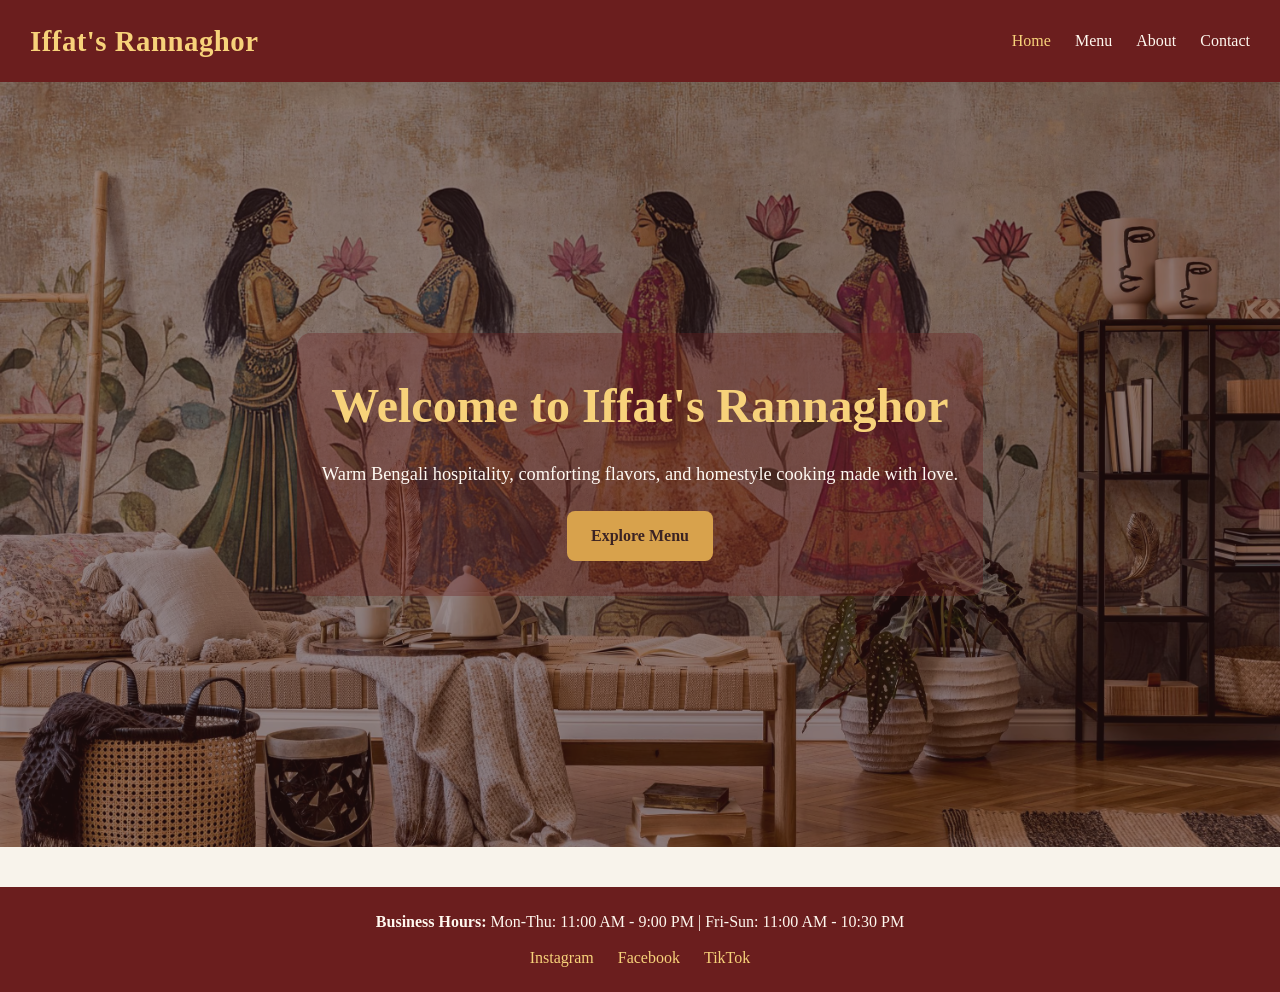
<file: index.html>
<!DOCTYPE html>
<html lang="en">
<head>
    <meta charset="UTF-8">
    <meta name="viewport" content="width=device-width, initial-scale=1.0">
    <title>Iffat's Rannaghor</title>

    <link rel="preconnect" href="https://fonts.googleapis.com">
    <link rel="preconnect" href="https://fonts.gstatic.com" crossorigin>

    <link href="https://fonts.googleapis.com/css2?family=Cormorant+Garamond:wght@500;600;700&family=Manrope:wght@300;400;500;600&display=swap" rel="stylesheet">

    <link rel="stylesheet" href="style.css">
</head>

<body>
    <header>
        <div class="logo">
            Iffat's Rannaghor
        </div>

        <!-- HAMBURGER BUTTON -->
        <div class="hamburger" onclick="toggleMenu()">
            ☰
        </div>
        
        <nav>
            <ul class="nav-links">
                <li><a href="index.html" class="active">Home</a></li>
                <li><a href="menu.html">Menu</a></li>
                <li><a href="about.html">About</a></li>
                <li><a href="contact.html">Contact</a></li>
            </ul>
        </nav>
    </header>
    
    <section class="hero">
        <div class="hero-text">
            <h1>Welcome to Iffat's Rannaghor</h1>
            <p>
                Warm Bengali hospitality, comforting flavors, and homestyle cooking
                made with love.
            </p>
            
            <a href="menu.html" class="btn">Explore Menu</a>
        </div>
    </section>
    
    <footer>
        <p><strong>Business Hours:</strong> Mon-Thu: 11:00 AM - 9:00 PM | Fri-Sun: 11:00 AM - 10:30 PM</p>
        <div class="socials">
            <a href="#">Instagram</a>
            <a href="#">Facebook</a>
            <a href="#">TikTok</a>
        </div>
    </footer>
    
    <script src="script.js"></script>
</body>
</html>
</file>
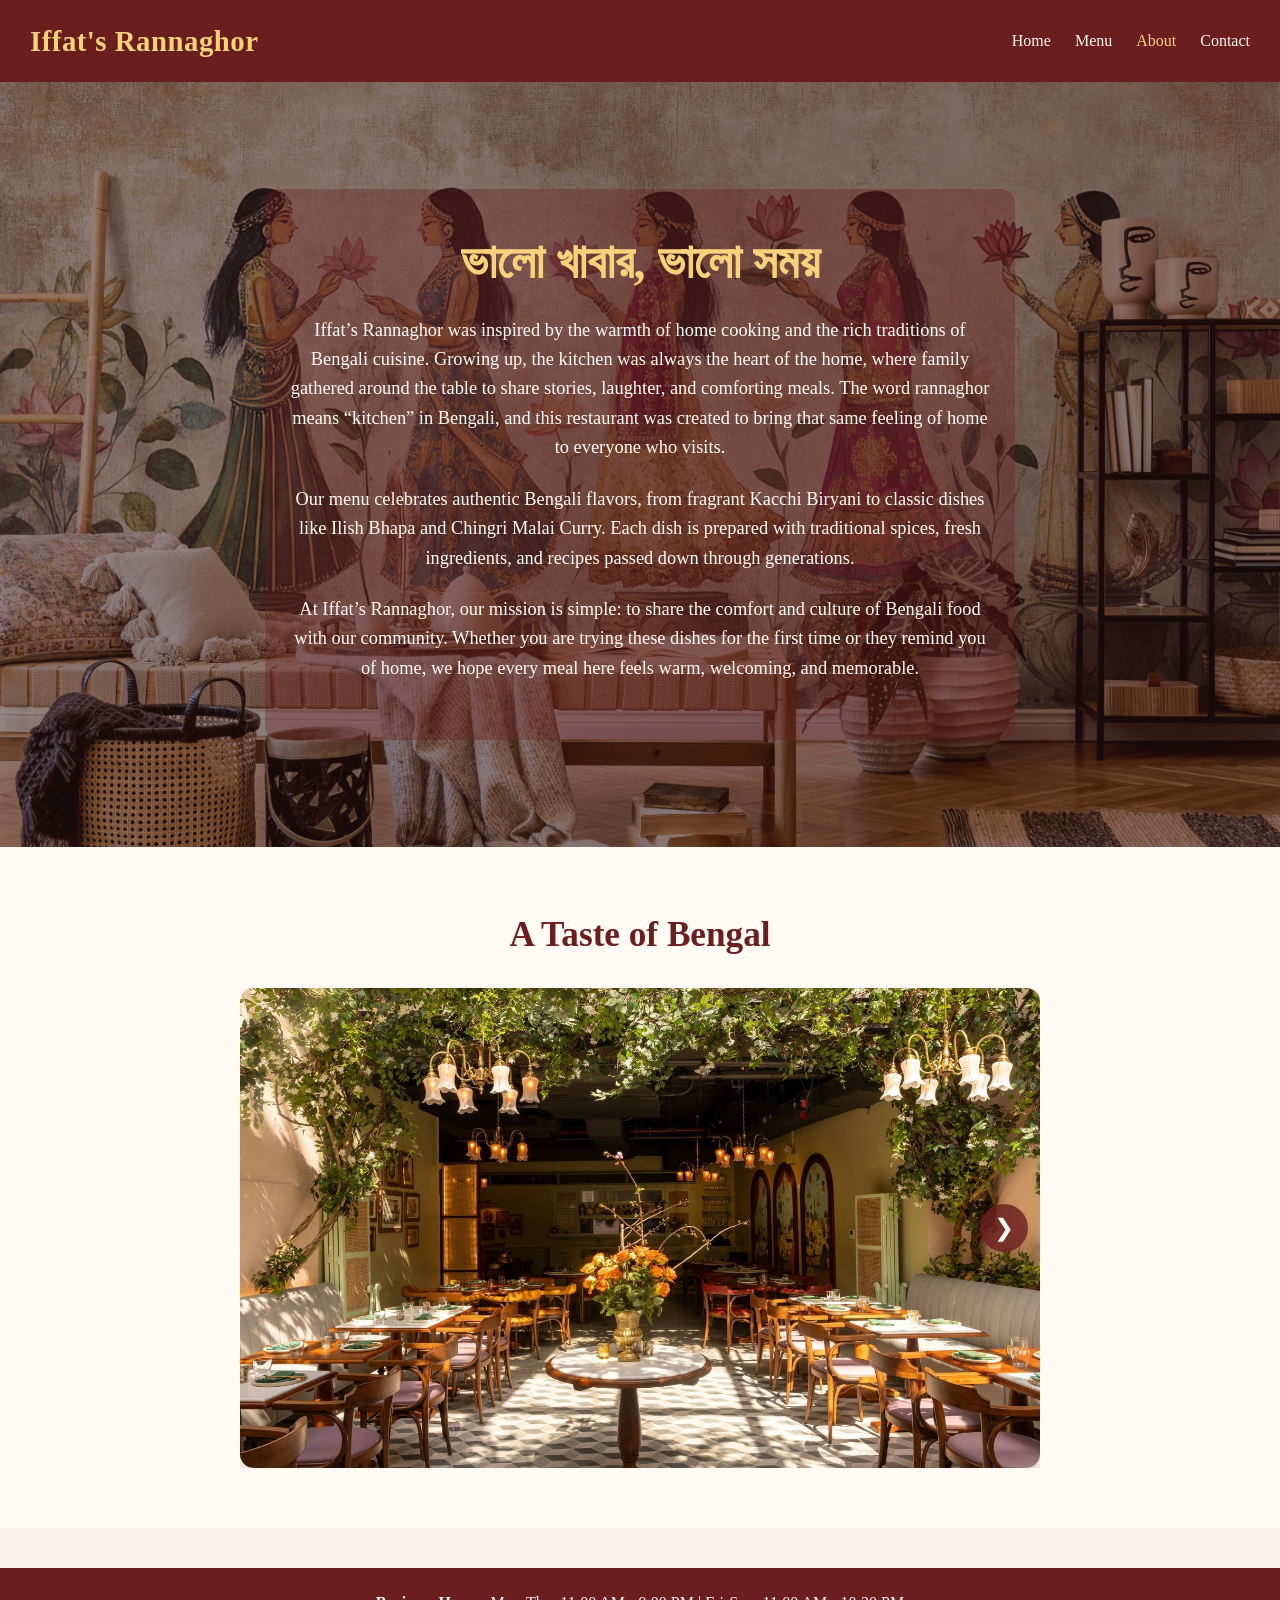
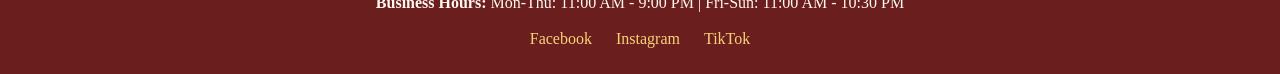
<file: about.html>
<!DOCTYPE html>
<html lang="en">
<head>
  <meta charset="UTF-8" />
  <meta name="viewport" content="width=device-width, initial-scale=1.0" />
  <title>Iffat's Rannaghor | About</title>
  <link rel="stylesheet" href="style.css" />
</head>
<body>

  <header>
    <div class="logo">Iffat's Rannaghor</div>
    
    <!-- HAMBURGER -->
    <div class="hamburger" onclick="toggleMenu()">
      ☰
    </div>

    <nav>
      <ul class="nav-links">
        <li><a href="index.html">Home</a></li>
        <li><a href="menu.html">Menu</a></li>
        <li><a href="about.html" class="active">About</a></li>
        <li><a href="contact.html">Contact</a></li>
      </ul>
    </nav>
  </header>

  <section class="hero">
    <div class="hero-text">
      <h1>ভালো খাবার, ভালো সময়</h1>
      <p>
        Iffat’s Rannaghor was inspired by the warmth of home cooking and the rich traditions of Bengali cuisine. Growing up, the kitchen was always the heart of the home, where family gathered around the table to share stories, laughter, and comforting meals. The word rannaghor means “kitchen” in Bengali, and this restaurant was created to bring that same feeling of home to everyone who visits.
        </p>
        
        <p>
          Our menu celebrates authentic Bengali flavors, from fragrant Kacchi Biryani to classic dishes like Ilish Bhapa and Chingri Malai Curry. Each dish is prepared with traditional spices, fresh ingredients, and recipes passed down through generations.
        </p>
        
        <p>
          At Iffat’s Rannaghor, our mission is simple: to share the comfort and culture of Bengali food with our community. Whether you are trying these dishes for the first time or they remind you of home, we hope every meal here feels warm, welcoming, and memorable.
        </p>
    </div>
  </section>

  <section class="gallery-section">
    <h2>A Taste of Bengal</h2>
    <div class="slider">
      <button class="prev" onclick="moveSlide(-1)">❮</button>

      <div class="slides">
        <img src="images/restaurantsetting.jpg" class="slide active" alt="Bengali dish 1" />
        <img src="images/begun.jpg" class="slide" alt="Bengali dish 2" />
        <img src="images/beefbhuna.jpg" class="slide" alt="Bengali dish 3" />
        <img src="images/ilish.jpg" class="slide" alt="Bengali dish 4" />
        <img src="images/kacchi.jpg" class="slide" alt="Bengali dish 5" />
        <img src="images/shorshe.jpg" class="slide" alt="Bengali dish 6" />
      </div>

      <button class="next" onclick="moveSlide(1)">❯</button>
    </div>
  </section>

  <footer>
    <div>
      <p><strong>Business Hours:</strong> Mon-Thu: 11:00 AM - 9:00 PM | Fri-Sun: 11:00 AM - 10:30 PM</p>
    </div>

    <div class="socials">
      <a href="#">Facebook</a>
      <a href="#">Instagram</a>
      <a href="#">TikTok</a>
    </div>
  </footer>

  <script src="script.js"></script>
</body>
</html>
</file>
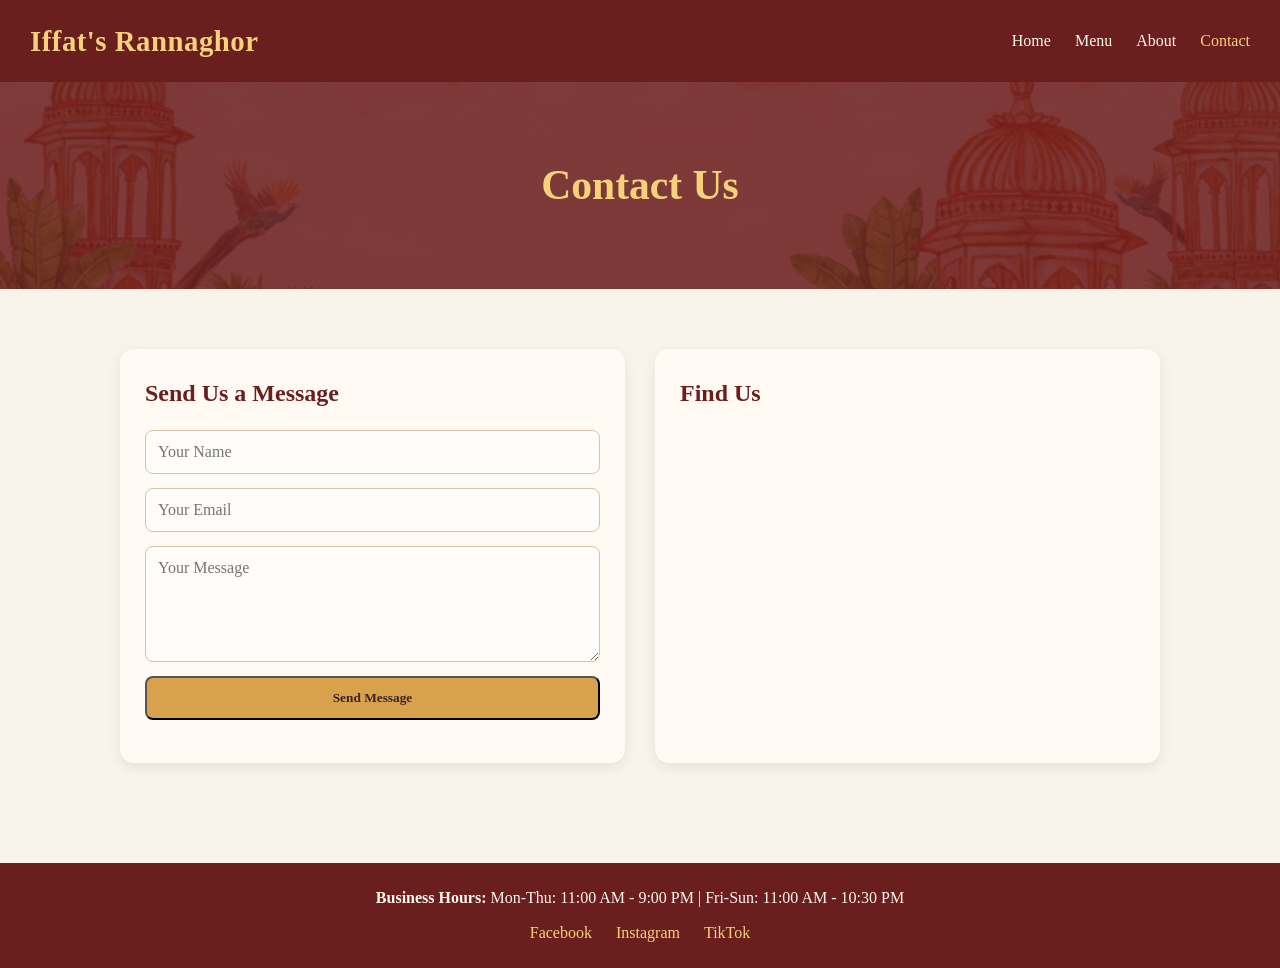
<file: contact.html>
<!DOCTYPE html>
<html lang="en">
<head>
  <meta charset="UTF-8" />
  <meta name="viewport" content="width=device-width, initial-scale=1.0" />
  <title>Contact | Iffat's Rannaghor</title>
  <link rel="stylesheet" href="style.css" />
</head>
<body>

  <header>
    <div class="logo">Iffat's Rannaghor</div>
    
    <!-- HAMBURGER -->
    <div class="hamburger" onclick="toggleMenu()">
      ☰
    </div>

    <nav>
      <ul class="nav-links">
        <li><a href="index.html">Home</a></li>
        <li><a href="menu.html">Menu</a></li>
        <li><a href="about.html">About</a></li>
        <li><a href="contact.html" class="active">Contact</a></li>
      </ul>
    </nav>
  </header>

  <section class="page-banner">
    <h1>Contact Us</h1>
  </section>

  <section class="contact-container">
    <div class="contact-form">
      <h2>Send Us a Message</h2>
      <form>
        <input type="text" placeholder="Your Name" required />
        <input type="email" placeholder="Your Email" required />
        <textarea rows="5" placeholder="Your Message" required></textarea>
        <button type="submit" class="btn">Send Message</button>
      </form>
    </div>

    <div class="map-section">
      <h2>Find Us</h2>
      <iframe
        src="https://www.google.com/maps/embed?pb=!1m18!1m12!1m3!1d3021.9380170536904!2d-73.96535568459381!3d40.80753597932161!2m3!1f0!2f0!3f0!3m2!1i1024!2i768!4f13.1!3m3!1m2!1s0x89c2f63e6d1a9f1d%3A0x3c88c1c8f4c6b5f4!2sNew%20York!5e0!3m2!1sen!2sus!4v1710000000000!5m2!1sen!2sus"
        width="100%"
        height="300"
        style="border:0;"
        allowfullscreen=""
        loading="lazy">
      </iframe>
    </div>
  </section>

  <footer>
    <div>
      <p><strong>Business Hours:</strong> Mon-Thu: 11:00 AM - 9:00 PM | Fri-Sun: 11:00 AM - 10:30 PM</p>
    </div>
    
    <div class="socials">
      <a href="#">Facebook</a>
      <a href="#">Instagram</a>
      <a href="#">TikTok</a>
    </div>
  </footer>

  <script src="script.js"></script>
</body>
</html>
</file>
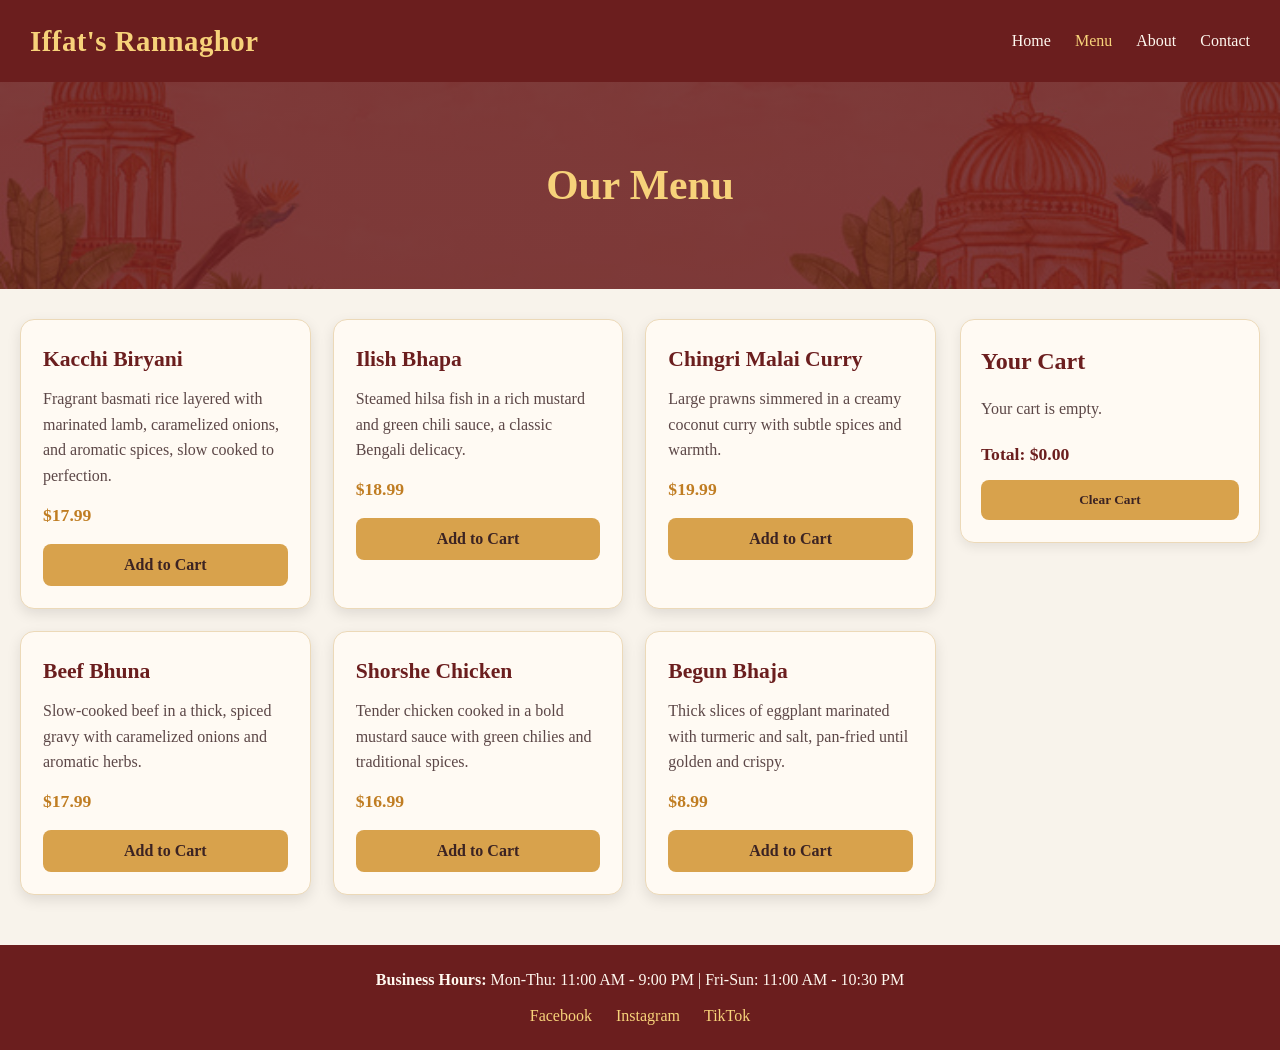
<file: menu.html>
<!DOCTYPE html>
<html lang="en">
<head>
  <meta charset="UTF-8" />
  <meta name="viewport" content="width=device-width, initial-scale=1.0" />
  <title>Menu | Iffat's Rannaghor</title>
  <link rel="stylesheet" href="style.css" />
</head>
<body>

  <header>
    <div class="logo">Iffat's Rannaghor</div>
    
    <!-- HAMBURGER -->
     <div class="hamburger" onclick="toggleMenu()">
      ☰
    </div>

    <nav>
      <ul class="nav-links">
        <li><a href="index.html">Home</a></li>
        <li><a href="menu.html" class="active">Menu</a></li>
        <li><a href="about.html">About</a></li>
        <li><a href="contact.html">Contact</a></li>
      </ul>
    </nav>
  </header>

  <section class="page-banner">
    <h1>Our Menu</h1>
  </section>

  <div class="menu-cart-wrapper">
    <section class="menu-container">
      <div class="menu-card">
        <h3>Kacchi Biryani</h3>
        <p>Fragrant basmati rice layered with marinated lamb, caramelized onions, and aromatic spices, slow cooked to perfection.</p>
        <span>$17.99</span>
        <button class="btn add-cart-btn" onclick="addToCart('Kacchi Biryani', 17.99)">Add to Cart</button>
      </div>
      
      <div class="menu-card">
        <h3>Ilish Bhapa</h3>
        <p>Steamed hilsa fish in a rich mustard and green chili sauce, a classic Bengali delicacy.</p>
        <span>$18.99</span>
        <button class="btn add-cart-btn" onclick="addToCart('Ilish Bhapa', 18.99)">Add to Cart</button>
      </div>

      <div class="menu-card">
        <h3>Chingri Malai Curry</h3>
        <p>Large prawns simmered in a creamy coconut curry with subtle spices and warmth.</p>
        <span>$19.99</span>
        <button class="btn add-cart-btn" onclick="addToCart('Chingri Malai Curry', 19.99)">Add to Cart</button>
      </div>

      <div class="menu-card">
        <h3>Beef Bhuna</h3>
        <p>Slow-cooked beef in a thick, spiced gravy with caramelized onions and aromatic herbs.</p>
        <span>$17.99</span>
        <button class="btn add-cart-btn" onclick="addToCart('Beef Bhuna', 17.99)">Add to Cart</button>
      </div>

      <div class="menu-card">
        <h3>Shorshe Chicken</h3>
        <p>Tender chicken cooked in a bold mustard sauce with green chilies and traditional spices.</p>
        <span>$16.99</span>
        <button class="btn add-cart-btn" onclick="addToCart('Shorshe Chicken', 16.99)">Add to Cart</button>
      </div>

      <div class="menu-card">
        <h3>Begun Bhaja</h3>
        <p>Thick slices of eggplant marinated with turmeric and salt, pan-fried until golden and crispy.</p>
        <span>$8.99</span>
        <button class="btn add-cart-btn" onclick="addToCart('Begun Bhaja', 8.99)">Add to Cart</button>
      </div>
    </section>
    
    <section class="cart-section">
      <h2>Your Cart</h2>
      
      <div id="cart-items">
        <p class="empty-cart">Your cart is empty.</p>
      </div>
      
      <div class="cart-summary">
        <h3>Total: $<span id="cart-total">0.00</span></h3>
        <button class="btn clear-cart-btn" onclick="clearCart()">Clear Cart</button>
      </div>
    </section>
  </div>

  <footer>
    <div>
      <p><strong>Business Hours:</strong> Mon-Thu: 11:00 AM - 9:00 PM | Fri-Sun: 11:00 AM - 10:30 PM</p>
    </div>

    <div class="socials">
      <a href="#">Facebook</a>
      <a href="#">Instagram</a>
      <a href="#">TikTok</a>
    </div>
  </footer>

  <script src="script.js"></script>
</body>
</html>
</file>
<file: style.css>
* {
  margin: 0;
  padding: 0;
  box-sizing: border-box;
  font-family: Georgia, "Times New Roman", serif;
}

body {
  background-color: #f8f3eb;
  color: #2f1e1e;
  line-height: 1.6;
}

/* HEADER */
header {
  background-color: #6b1e1e;
  color: #fff8ef;
  display: flex;
  justify-content: space-between;
  align-items: center;
  padding: 18px 30px;
  position: sticky;
  top: 0;
  z-index: 1000;
}

.logo {
  font-size: 1.8rem;
  font-weight: bold;
  color: #f7d27a;
  letter-spacing: 0.5px;
}

nav {
  position: relative;
}

.nav-links {
  list-style: none;
  display: flex;
  gap: 24px;
}

.nav-links li a {
  text-decoration: none;
  color: #fff8ef;
  font-size: 1rem;
  font-weight: 500;
  transition: color 0.3s ease;
}

.nav-links li a:hover,
.nav-links li a.active {
  color: #f7d27a;
}

/* HAMBURGER MENU */
.hamburger {
  display: none;
  font-size: 1.8rem;
  cursor: pointer;
  color: #f7d27a;
}

/* HERO SECTION */
.hero {
  background: url("images/home2.jpg") center/cover no-repeat;
  min-height: 85vh;
  display: flex;
  justify-content: center;
  align-items: center;
  text-align: center;
  position: relative;
  padding: 20px;
}

.hero::before {
  content: "";
  position: absolute;
  inset: 0;
  background: rgba(47, 20, 20, 0.5);
}

.hero-text {
  position: relative;
  z-index: 1;
  max-width: 750px;
  color: #fffaf3;
  background: rgba(107, 30, 30, 0.35);
  padding: 35px 25px;
  border-radius: 14px;
}

.hero-text h1 {
  font-size: 3rem;
  margin-bottom: 15px;
  color: #f7d27a;
}

.hero-text p {
  font-size: 1.15rem;
  margin-bottom: 22px;
}

.btn {
  display: inline-block;
  background-color: #d8a24c;
  color: #3b2323;
  text-decoration: none;
  padding: 12px 24px;
  border-radius: 8px;
  font-weight: bold;
  transition: background-color 0.3s ease, transform 0.3s ease;
}

.btn:hover {
  background-color: #f0bc63;
  transform: translateY(-2px);
}

/* GALLERY */
.gallery-section {
  padding: 60px 20px;
  text-align: center;
  background-color: #fffaf3;
}

.gallery-section h2 {
  font-size: 2.2rem;
  color: #6b1e1e;
  margin-bottom: 25px;
}

.slider {
  position: relative;
  max-width: 800px;
  margin: 0 auto;
  overflow: hidden;
}

.slides {
  position: relative;
}

.slide {
  display: none;
  width: 100%;
  height: 480px;
  object-fit: cover;
  border-radius: 14px;
  box-shadow: 0 6px 18px rgba(0, 0, 0, 0.18);
}

.slide.active {
  display: block;
}

.prev,
.next {
  position: absolute;
  top: 50%;
  transform: translateY(-50%);
  background-color: rgba(107, 30, 30, 0.8);
  color: white;
  border: none;
  font-size: 1.5rem;
  padding: 10px 14px;
  cursor: pointer;
  border-radius: 50%;
  transition: background-color 0.3s ease;
}

.prev:hover,
.next:hover {
  background-color: rgba(216, 162, 76, 0.95);
  color: #3b2323;
}

.prev {
  left: 12px;
}

.next {
  right: 12px;
}

/* PAGE BANNER */
.page-banner {
  background: linear-gradient(rgba(107, 30, 30, 0.85), rgba(107, 30, 30, 0.85)),
    url("images/home.jpg") center/cover no-repeat;
  color: #fffaf3;
  text-align: center;
  padding: 70px 20px;
}

.page-banner h1 {
  font-size: 2.6rem;
  color: #f7d27a;
}

/* MENU PAGE */
.menu-cart-wrapper {
  display: flex;
  gap: 24px;
  max-width: 1320px;
  margin: 0 auto;
  padding: 30px 20px 10px;
  align-items: flex-start;
}

.menu-container {
  flex: 2.3;
  display: grid;
  grid-template-columns: repeat(3, 1fr);
  gap: 22px;
  padding: 0;
  max-width: 100%;
  background-color: #f8f3eb;
}

.menu-card {
  background-color: #fffaf3;
  border-radius: 14px;
  padding: 22px;
  box-shadow: 0 5px 14px rgba(0, 0, 0, 0.1);
  border: 1px solid #ecd9b8;
  transition: transform 0.3s ease, box-shadow 0.3s ease;
}

.menu-card h3 {
  color: #6b1e1e;
  margin-bottom: 10px;
  font-size: 1.35rem;
}

.menu-card p {
  color: #5c4747;
  margin-bottom: 12px;
}

.menu-card span {
  color: #c07d22;
  font-weight: bold;
  font-size: 1.1rem;
}

.add-cart-btn {
  margin-top: 15px;
  width: 100%;
  border: none;
  cursor: pointer;
  font-size: 1rem;
}

/* CART SECTION */
.cart-section {
  flex: 0.9;
  position: sticky;
  top: 95px;
  max-width: 300px;
  width: 100%;
  margin-top: 0;
  padding: 22px 20px;
  background-color: #fffaf3;
  border-radius: 14px;
  box-shadow: 0 4px 12px rgba(0, 0, 0, 0.08);
  border: 1px solid #ecd9b8;
}

.cart-section h2 {
  color: #6b1e1e;
  margin-bottom: 16px;
  font-size: 1.5rem;
}

.empty-cart {
  color: #5c4747;
  font-size: 1rem;
}

.cart-item {
  display: flex;
  justify-content: space-between;
  align-items: flex-start;
  gap: 12px;
  padding: 12px 0;
  border-bottom: 1px solid #e7d8c2;
}

.cart-item-info {
  flex: 1;
}

.cart-item-info h4 {
  color: #6b1e1e;
  margin-bottom: 3px;
  font-size: 1rem;
}

.cart-item-info p {
  color: #5c4747;
  margin: 0;
  font-size: 0.92rem;
}

.remove-btn {
  background-color: #6b1e1e;
  color: #fff8ef;
  border: none;
  padding: 7px 12px;
  border-radius: 7px;
  cursor: pointer;
  font-weight: bold;
  font-size: 0.9rem;
  transition: background-color 0.3s ease;
}

.remove-btn:hover {
  background-color: #8a2a2a;
}

.cart-summary {
  margin-top: 18px;
  text-align: left;
}

.cart-summary h3 {
  color: #6b1e1e;
  margin-bottom: 12px;
  font-size: 1.1rem;
}

.clear-cart-btn {
  border: none;
  cursor: pointer;
  width: 100%;
  text-align: center;
}

.clear-cart-btn:hover {
  opacity: 0.8;
}

/* ABOUT PAGE */
.about-section {
  max-width: 900px;
  margin: 0 auto;
  padding: 60px 30px;
}

.about-section h2 {
  color: #6b1e1e;
  font-size: 2rem;
  margin-bottom: 20px;
}

.about-section p {
  margin-bottom: 18px;
  font-size: 1.05rem;
}

/* CONTACT PAGE */
.contact-container {
  max-width: 1100px;
  margin: 0 auto;
  padding: 60px 30px;
  display: grid;
  grid-template-columns: 1fr 1fr;
  gap: 30px;
}

.contact-form,
.map-section {
  background-color: #fffaf3;
  padding: 25px;
  border-radius: 14px;
  box-shadow: 0 4px 14px rgba(0, 0, 0, 0.08);
}

.contact-form h2,
.map-section h2 {
  color: #6b1e1e;
  margin-bottom: 18px;
}

.contact-form form {
  display: flex;
  flex-direction: column;
  gap: 14px;
}

.contact-form input,
.contact-form textarea {
  padding: 12px;
  border: 1px solid #d8c3a5;
  border-radius: 8px;
  font-size: 1rem;
  background-color: #fffdf9;
}

.contact-form input:focus,
.contact-form textarea:focus {
  outline: none;
  border-color: #c07d22;
}

/* FOOTER */
footer {
  background-color: #6b1e1e;
  color: #fff8ef;
  text-align: center;
  padding: 22px 20px;
  margin-top: 40px;
}

.socials {
  margin-top: 10px;
}

.socials a {
  color: #f7d27a;
  text-decoration: none;
  margin: 0 10px;
  transition: opacity 0.3s ease;
}

.socials a:hover {
  opacity: 0.8;
}

/* MOBILE DESIGN */
@media (max-width: 900px) {
  .menu-container {
    grid-template-columns: repeat(2, 1fr);
  }

  .contact-container {
    grid-template-columns: 1fr;
  }
}

@media (max-width: 768px) {
  header {
    padding: 16px 20px;
  }
  
  .hamburger {
    display: block;
  }

  .nav-links {
    display: none;
    flex-direction: column;
    gap: 14px;
    position: absolute;
    top: 45px;
    right: 0;
    background-color: #6b1e1e;
    width: 190px;
    padding: 18px;
    border-radius: 10px;
    box-shadow: 0 6px 14px rgba(0, 0, 0, 0.18);
  }

  .nav-links.show {
    display: flex;
  }

  .hero {
    min-height: 75vh;
  }

  .hero-text {
    padding: 28px 18px;
  }

  .hero-text h1 {
    font-size: 2.1rem;
  }

  .hero-text p {
    font-size: 1rem;
  }

  .gallery-section h2,
  .page-banner h1,
  .about-section h2 {
    font-size: 1.8rem;
  }

  .slide {
    height: 280px;
  }
  
  .menu-cart-wrapper {
  flex-direction: column;
  padding: 20px;
}

  .menu-container {
    grid-template-columns: 1fr;
    padding: 40px 20px;
  }

  .about-section,
  .contact-container {
    padding: 40px 20px;
  }
  
  .cart-section {
  position: static;
  max-width: 100%;
  margin: 0;
  padding: 20px;
}

  .cart-item {
    flex-direction: column;
    align-items: flex-start;
  }

  .cart-summary {
    text-align: left;
  }
}
</file>
